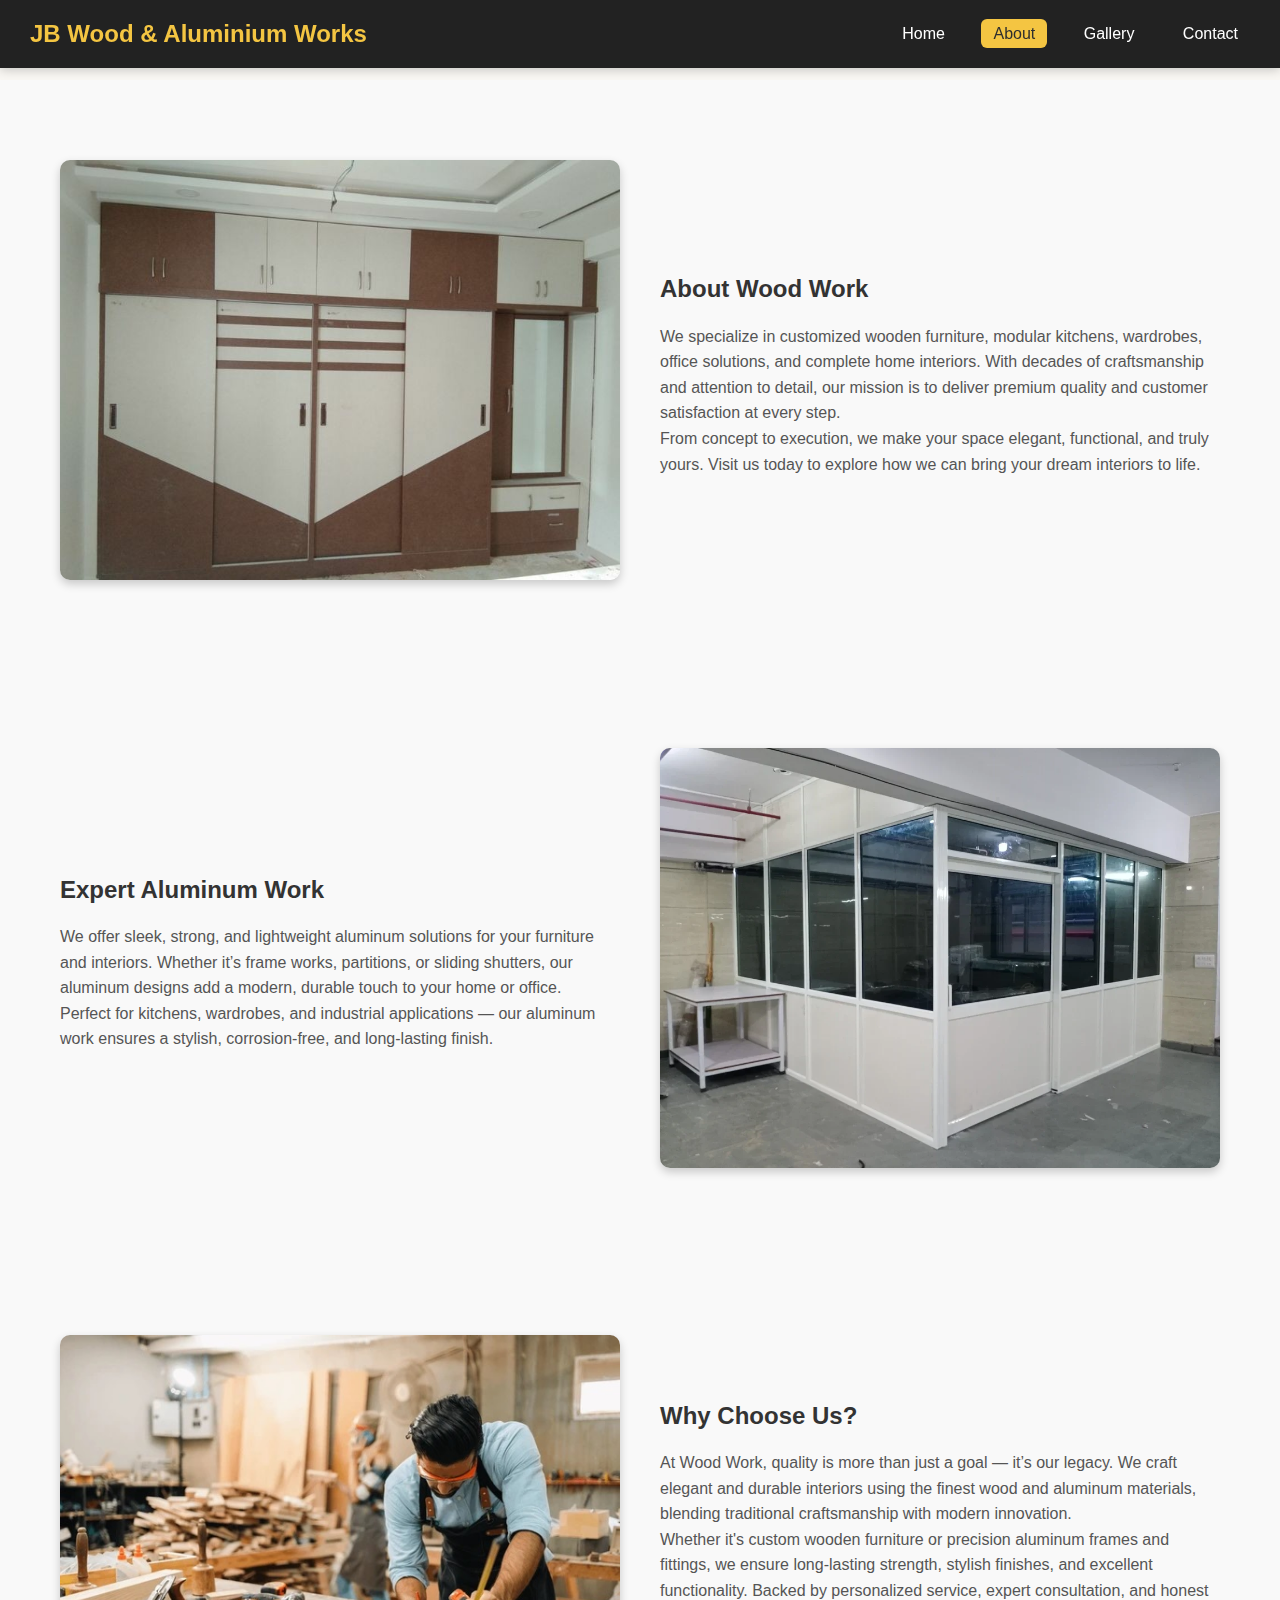
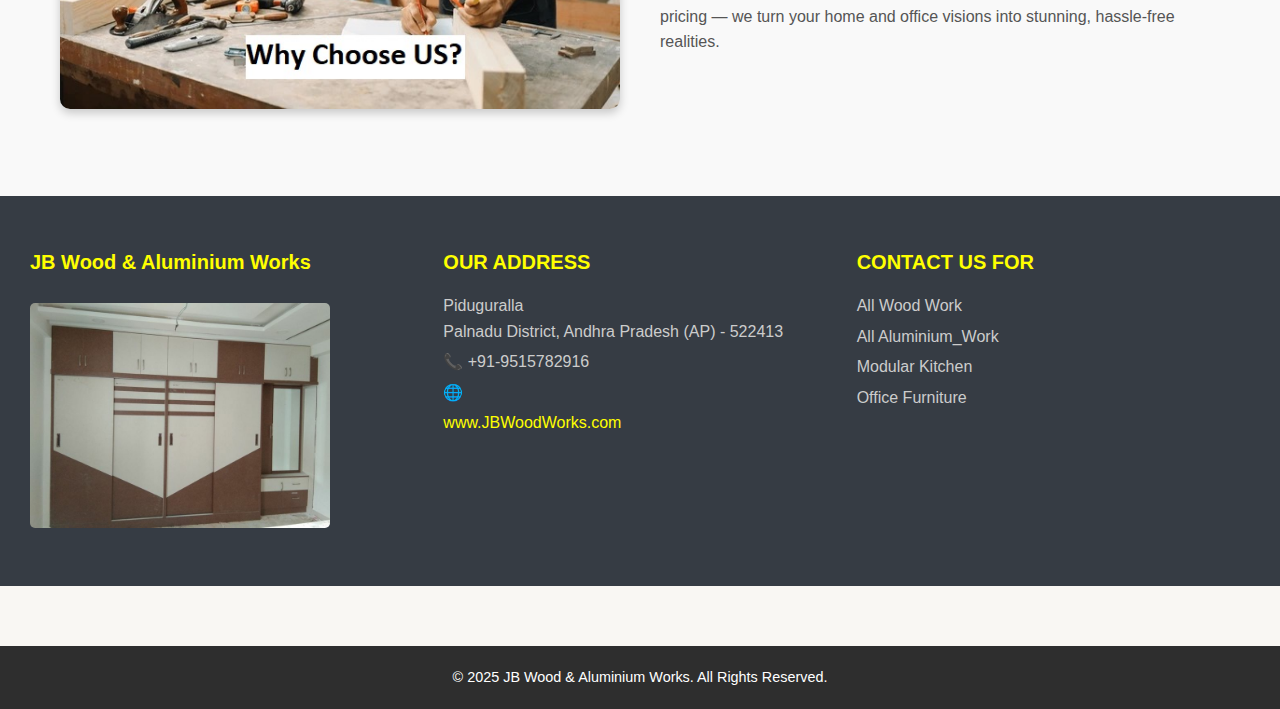
<file: about.html>
<!-- about.html -->
<!DOCTYPE html>
<html lang="en">
<head>
  <meta charset="UTF-8">
  <title>About - WoodCraft</title>
  <link rel="stylesheet" href="styles.css">
</head>
<body>
  <header class="header">
    <div class="logo">JB Wood & Aluminium Works</div>
    <nav class="nav">
      <a href="index.html">Home</a>
      <a href="about.html" class="active">About</a>
      <a href="gallery.html">Gallery</a>
      <!-- <div class="dropdown">
  <a href="service.html" class="dropbtn">Services ▾</a>
  <div class="dropdown-content">
    <a href="#">Lam Models</a>
    <a href="#">Newwood Models</a>
    <a href="#">Sunglass</a>
    <a href="#">Office Tables</a>
    <a href="#">TV Units</a>
  </div>
</div> -->

      <a href="contact.html">Contact</a>
    </nav>
  </header>

  <section class="about-section">
  <div class="about-container">
    <div class="about-image">
      <img src="images/Work2.jpeg" alt="About Us">
    </div>
    <div class="about-text">
      <h2>About Wood Work</h2>
      <p>
        We specialize in customized wooden furniture, modular kitchens, wardrobes, office solutions,
        and complete home interiors. With decades of craftsmanship and attention to detail, our
        mission is to deliver premium quality and customer satisfaction at every step.
      </p>
      <p>
        From concept to execution, we make your space elegant, functional, and truly yours.
        Visit us today to explore how we can bring your dream interiors to life.
      </p>
    </div>
  </div>
</section>

<section class="about-section alt">
  <div class="about-container reverse">
    <div class="about-text">
      <h2>Expert Aluminum Work</h2>
      <p>
        We offer sleek, strong, and lightweight aluminum solutions for your furniture and interiors. 
        Whether it’s frame works, partitions, or sliding shutters, our aluminum designs add a modern, 
        durable touch to your home or office.
      </p>
      <p>
        Perfect for kitchens, wardrobes, and industrial applications — our aluminum work ensures 
        a stylish, corrosion-free, and long-lasting finish.
      </p>
    </div>
    <div class="about-image">
      <img src="images/Aluminium_Work.webp" alt="Aluminum Work">
    </div>
  </div>
</section>



  <section class="about-section">
  <div class="about-container">
    <div class="about-image">
      <img src="images/Why_Choose_US" alt="About Us">
    </div>
    <div class="about-text">
      <h2>Why Choose Us?</h2>
      <p>
  At Wood Work, quality is more than just a goal — it’s our legacy. We craft elegant and durable interiors 
  using the finest wood and aluminum materials, blending traditional craftsmanship with modern innovation.
</p>
<p>
  Whether it's custom wooden furniture or precision aluminum frames and fittings, we ensure long-lasting strength, 
  stylish finishes, and excellent functionality. Backed by personalized service, expert consultation, and honest 
  pricing — we turn your home and office visions into stunning, hassle-free realities.
</p>

    </div>
  </div>
</section>


   <footer class="site-footer">
  <div class="footer-container">
    <div class="footer-column">
      <h2> JB Wood & Aluminium Works</h2>
      <img src="images/Work2.jpeg" alt="Room" class="footer-image">
    </div>
    <div class="footer-column">
      <h2>OUR ADDRESS</h2>
      <p>Piduguralla<br>Palnadu District, Andhra Pradesh (AP) - 522413</p>
      <p>📞 +91-9515782916</p>
      <p>🌐 <a href="#" style="color:yellow;">www.JBWoodWorks.com</a></p>
    </div>
    <div class="footer-column">
      <h2>CONTACT US FOR</h2>
      <p>All Wood Work</p>
      <p>All Aluminium_Work</p>
      <p>Modular Kitchen</p>
      <p>Office Furniture</p>
    </div>
  </div>
</footer>
  <footer class="footer">
    <p>© 2025 JB Wood & Aluminium Works. All Rights Reserved.</p>
  </footer>
</body>
</html>
</file>
<file: styles.css>
/* styles.css */

/* Reset & Base */
* {
  margin: 0;
  padding: 0;
  box-sizing: border-box;
}
body {
  font-family: 'Segoe UI', sans-serif;
  background: #f9f7f3;
  color: #333;
  line-height: 1.6;
}
a {
  text-decoration: none;
  color: inherit;
}

/* Header */
.header {
  background: #2e2e2e;
  color: #fff;
  padding: 20px 40px;
  display: flex;
  justify-content: space-between;
  align-items: center;
}
.logo {
  font-size: 24px;
  font-weight: bold;
  color: #f4c542;
}
.nav a {
  color: #fff;
  margin-left: 20px;
  text-decoration: none;
  padding: 6px 12px;
  border-radius: 6px;
  transition: 0.3s;
}
.nav a:hover,
.nav a.active {
  background: #f4c542;
  color: #2e2e2e;
}

/* Hero */
.hero {
  background: linear-gradient(to right, #a97454, #e5c29f);
  color: white;
  padding: 100px 30px;
  text-align: center;
}
.hero h1 {
  font-size: 3rem;
}
.hero p {
  font-size: 1.2rem;
  margin: 15px 0;
}
.btn {
  display: inline-block;
  background: white;
  color: #a97454;
  padding: 10px 20px;
  border-radius: 8px;
  font-weight: bold;
  transition: 0.3s ease;
}
.btn:hover {
  background: #f4c542;
  color: #2e2e2e;
}

/* Features */
.features {
  display: flex;
  justify-content: center;
  flex-wrap: wrap;
  margin: 60px auto;
  gap: 30px;
  padding: 60px 20px;
  background-image: url('images/'); /* 🔁 Replace with your image */
  background-size: cover;
  background-position: center;
  border-radius: 12px;
  box-shadow: inset 0 0 30px rgba(0, 0, 0, 0.3);
}

.feature-card {
  background: white;
  border-radius: 12px;
  padding: 30px;
  box-shadow: 0 8px 20px rgba(0,0,0,0.1);
  width: 300px;
  transition: transform 0.3s ease;
}
.feature-card:hover {
  transform: translateY(-8px);
}

/* Content Section */
.content {
  padding: 60px 30px;
  max-width: 1000px;
  margin: auto;
}
.content h2 {
  text-align: center;
  font-size: 2rem;
  margin-bottom: 20px;
}

/* Gallery Grid */
.grid {
  display: grid;
  grid-template-columns: repeat(auto-fit, minmax(250px, 1fr));
  gap: 20px;
  margin-top: 40px;
}
.grid img {
  width: 100%;
  height: 200px;
  object-fit: cover;
  border-radius: 8px;
  cursor: pointer;
  transition: transform 0.3s ease;
  box-shadow: 0 4px 12px rgba(0,0,0,0.2);
}
.grid img:hover {
  transform: scale(1.05);
}

/* Lightbox */
#lightbox {
  display: none;
  position: fixed;
  z-index: 9999;
  top: 0; left: 0;
  width: 100%;
  height: 100%;
  background: rgba(0,0,0,0.9);
  justify-content: center;
  align-items: center;
  flex-direction: column;
}
#lightbox-img {
  max-width: 90%;
  max-height: 80%;
  border-radius: 10px;
}
#close {
  position: absolute;
  top: 20px;
  right: 30px;
  font-size: 30px;
  color: white;
  cursor: pointer;
}
#controls button {
  font-size: 24px;
  margin: 0 15px;
  background: transparent;
  border: 2px solid white;
  color: white;
  padding: 8px 16px;
  cursor: pointer;
  border-radius: 6px;
  transition: 0.3s;
}
#controls button:hover {
  background: white;
  color: black;
}

/* Owners */
.owners {
  display: flex;
  justify-content: center;
  gap: 40px;
  margin: 40px 0;
  flex-wrap: wrap;
}
.owner {
  text-align: center;
}
.owner-img {
  width: 200px;
  height: 200px;
  object-fit: cover;
  border-radius: 12px;
  border: 4px solid #f4c542;
  box-shadow: 0 6px 12px rgba(0, 0, 0, 0.3);
  cursor: pointer;
  transition: transform 0.3s ease, box-shadow 0.3s ease;
}
.owner-img:hover {
  transform: scale(1.05);
  box-shadow: 0 0 20px #ffc107;
}
.owner-img.clicked {
  animation: animeFlash 0.6s ease-in-out;
}
@keyframes animeFlash {
  0% { box-shadow: 0 0 0 rgba(255, 255, 0, 0); transform: scale(1); }
  50% { box-shadow: 0 0 30px 10px #ffeb3b; transform: scale(1.1); }
  100% { box-shadow: 0 0 0 rgba(255, 255, 0, 0); transform: scale(1); }
}
.owner h3 {
  margin-top: 15px;
  font-size: 1.2rem;
}
.contact-details {
  text-align: center;
  font-size: 1.1rem;
  margin-top: 30px;
}
.contact-details a {
  color: #2e2e2e;
  text-decoration: underline;
}

/* Footer */
.footer {
  text-align: center;
  padding: 20px;
  background-color: #2e2e2e;
  color: #ffffff;
  font-size: 0.9rem;
  margin-top: 60px;
}

/* styles.css - add below existing styles */

.hero-slider {
  position: relative;
  overflow: hidden;
  height: 400px;
}
.slides {
  position: relative;
  width: 100%;
  height: 100%;
}
.slide {
  position: absolute;
  width: 100%;
  height: 100%;
  object-fit: cover;
  opacity: 0;
  transition: opacity 1s ease-in-out;
  z-index: 0;
}
.slide.active {
  opacity: 1;
  z-index: 1;
}
.slider-content {
  position: absolute;
  top: 50%;
  left: 50%;
  transform: translate(-50%, -50%);
  text-align: center;
  color: white;
  z-index: 2;
}
.slider-content h1 {
  font-size: 2.5rem;
}
.slider-content p {
  font-size: 1.2rem;
  margin: 15px 0;
}
.gallery-scroll {
  display: flex;
  flex-wrap: wrap;
  justify-content: center;
  gap: 30px; /* this adds space between images */
  padding: 40px 20px;
  background: #fff;
  border-radius: 20px;
  margin: 100px auto;
  max-width: 95%;
  box-shadow: 0 8px 30px rgba(0, 0, 0, 0.1);
}

.gallery-scroll img {
  width: 280px;
  height: 180px;
  object-fit: cover;
  border-radius: 18px;
  box-shadow: 0 4px 12px rgba(0, 0, 0, 0.2);
  transition: transform 0.3s ease, box-shadow 0.3s ease;
  cursor: pointer;
}
.gallery-scroll img:hover {
  transform: scale(1.03);
  box-shadow: 0 6px 16px rgba(0, 0, 0, 0.3);
}



/* Lightbox */
.lightbox {
  position: fixed;
  top: 0; left: 0; right: 0; bottom: 0;
  background-color: rgba(0, 0, 0, 0.95);
  display: flex;
  align-items: center;
  justify-content: center;
  z-index: 10000;
}
.lightbox.hidden {
  display: none;
}
.lightbox img {
  max-width: 90%;
  max-height: 85%;
  border-radius: 10px;
}
.close-btn {
  position: absolute;
  top: 20px;
  right: 30px;
  font-size: 40px;
  color: white;
  cursor: pointer;
}
.nav-btn {
  position: absolute;
  top: 50%;
  font-size: 40px;
  color: white;
  background: none;
  border: none;
  cursor: pointer;
  transform: translateY(-50%);
  user-select: none;
}
.prev-btn { left: 40px; }
.next-btn { right: 40px; }


.site-footer {
  background-color: rgb(54, 60, 68);
  color: yellow;
  padding: 40px 20px;
  font-family: Arial, sans-serif;
}
.footer-container {
  display: flex;
  flex-wrap: wrap;
  justify-content: space-around;
  text-align: left;
}
.footer-column {
  flex: 1;
  min-width: 250px;
  margin: 10px;
}
.footer-column h2 {
  font-size: 20px;
  margin-bottom: 15px;
}
.footer-column p, .footer-column a {
  color: #ccc;
  text-decoration: none;
  margin: 5px 0;
  display: block;
}
.footer-image {
  width: 100%;
  max-width: 300px;
  margin-top: 10px;
  border-radius: 5px;
}


.about-section {
  padding: 60px 20px;
  background-color: #f9f9f9;
  animation: fadeInUp 1s ease-in-out;
}

.about-container {
  display: flex;
  flex-wrap: wrap;
  align-items: center;
  justify-content: space-around;
  max-width: 1200px;
  margin: 0 auto;
}

.about-image img {
  max-width: 100%;
  border-radius: 10px;
  box-shadow: 0 4px 10px rgba(0,0,0,0.2);
}

.about-image {
  flex: 1;
  min-width: 300px;
  padding: 20px;
}

.about-text {
  flex: 1;
  min-width: 300px;
  padding: 20px;
}

.about-text h2 {
  color: #333;
  margin-bottom: 15px;
}

.about-text p {
  color: #555;
  line-height: 1.6;
}

@keyframes fadeInUp {
  from { opacity: 0; transform: translateY(30px); }
  to { opacity: 1; transform: translateY(0); }
}



/* Dropdown styles */
.dropdown {
  position: relative;
  display: inline-block;
}

.dropbtn {
  color: white;
  text-decoration: none;
  padding: 14px 16px;
  display: inline-block;
}

.dropdown-content {
  display: none;
  position: absolute;
  background-color: white;
  min-width: 180px;
  box-shadow: 0 8px 16px rgba(0,0,0,0.2);
  z-index: 1000;
}

.dropdown-content a {
  color: black;
  padding: 12px 16px;
  text-decoration: none;
  display: block;
  font-family: 'Arial', sans-serif;
}

.dropdown-content a:hover {
  background-color: #f1f1f1;
}

.dropdown:hover .dropdown-content {
  display: block;
}

.dropdown:hover .dropbtn {
  text-decoration: underline;
}



.materials-quality-section {
  padding: 60px 10%;
  background: #f9f9f9;
}

.material-row {
  display: flex;
  gap: 40px;
  align-items: center;
  justify-content: space-between;
  margin-bottom: 60px;
  flex-wrap: wrap;
}




.material-text {
  flex: 1;
  min-width: 300px;
}

.material-text h3 {
  font-size: 24px;
  color: #333;
  margin-bottom: 15px;
}

.material-text p {
  font-size: 16px;
  line-height: 1.6;
  color: #555;
}

.material-image {
  flex: 1;
  min-width: 280px;
  max-width: 480px;
  overflow: hidden;
  border-radius: 10px;
  box-shadow: 0 6px 20px rgba(0, 0, 0, 0.1);
  display: flex;
  align-items: center;
  justify-content: center;
}

.material-image img {
  width: 100%;
  height: auto;
  transition: transform 0.4s ease;
  display: block;
  border-radius: 10px;
}

.hover-zoom img:hover {
  transform: scale(1.04);
}

.service-gallery {
  display: grid;
  grid-template-columns: repeat(auto-fit, minmax(250px, 1fr));
  gap: 20px;
  padding: 20px;
}

.service-gallery img {
  width: 100%;
  height: 250px;
  object-fit: cover;
  border-radius: 12px;
  box-shadow: 0 4px 12px rgba(0,0,0,0.15);
  transition: transform 0.3s ease, box-shadow 0.3s ease;
}

.service-gallery img:hover {
  transform: scale(1.05);
  box-shadow: 0 6px 16px rgba(0,0,0,0.2);
}


.gallery-grid {
  display: grid;
  grid-template-columns: repeat(auto-fit, minmax(250px, 1fr));
  gap: 20px;
  padding: 20px;
}

.gallery-grid a img {
  width: 100%;
  height: 200px;
  object-fit: cover;
  border-radius: 10px;
  box-shadow: 0 4px 10px rgba(0,0,0,0.1);
  transition: transform 0.3s ease;
}

.gallery-grid a img:hover {
  transform: scale(1.05);
}



.header {
  position: fixed;
  top: 0;
  left: 0;
  width: 100%;
  background-color: #222; /* Or your background color */
  color: white;
  z-index: 1000;
  padding: 15px 30px;
  box-shadow: 0 2px 10px rgba(0, 0, 0, 0.2);
}
body {
  padding-top: 80px; /* Offset for fixed header height */
}

.whatsapp-highlight {
  background-color: #e6f9ea;
  border: 2px solid #25D366;
  padding: 15px 20px;
  border-radius: 10px;
  display: inline-flex;
  align-items: center;
  gap: 10px;
  font-size: 18px;
  font-weight: bold;
  box-shadow: 0 4px 12px rgba(0, 0, 0, 0.1);
  margin-top: 20px;
}

.whatsapp-highlight a {
  color: #075E54;
  text-decoration: underline;
  font-weight: normal;
}

.whatsapp-highlight .whatsapp-icon {
  width: 28px;
  height: 28px;
}
</file>
